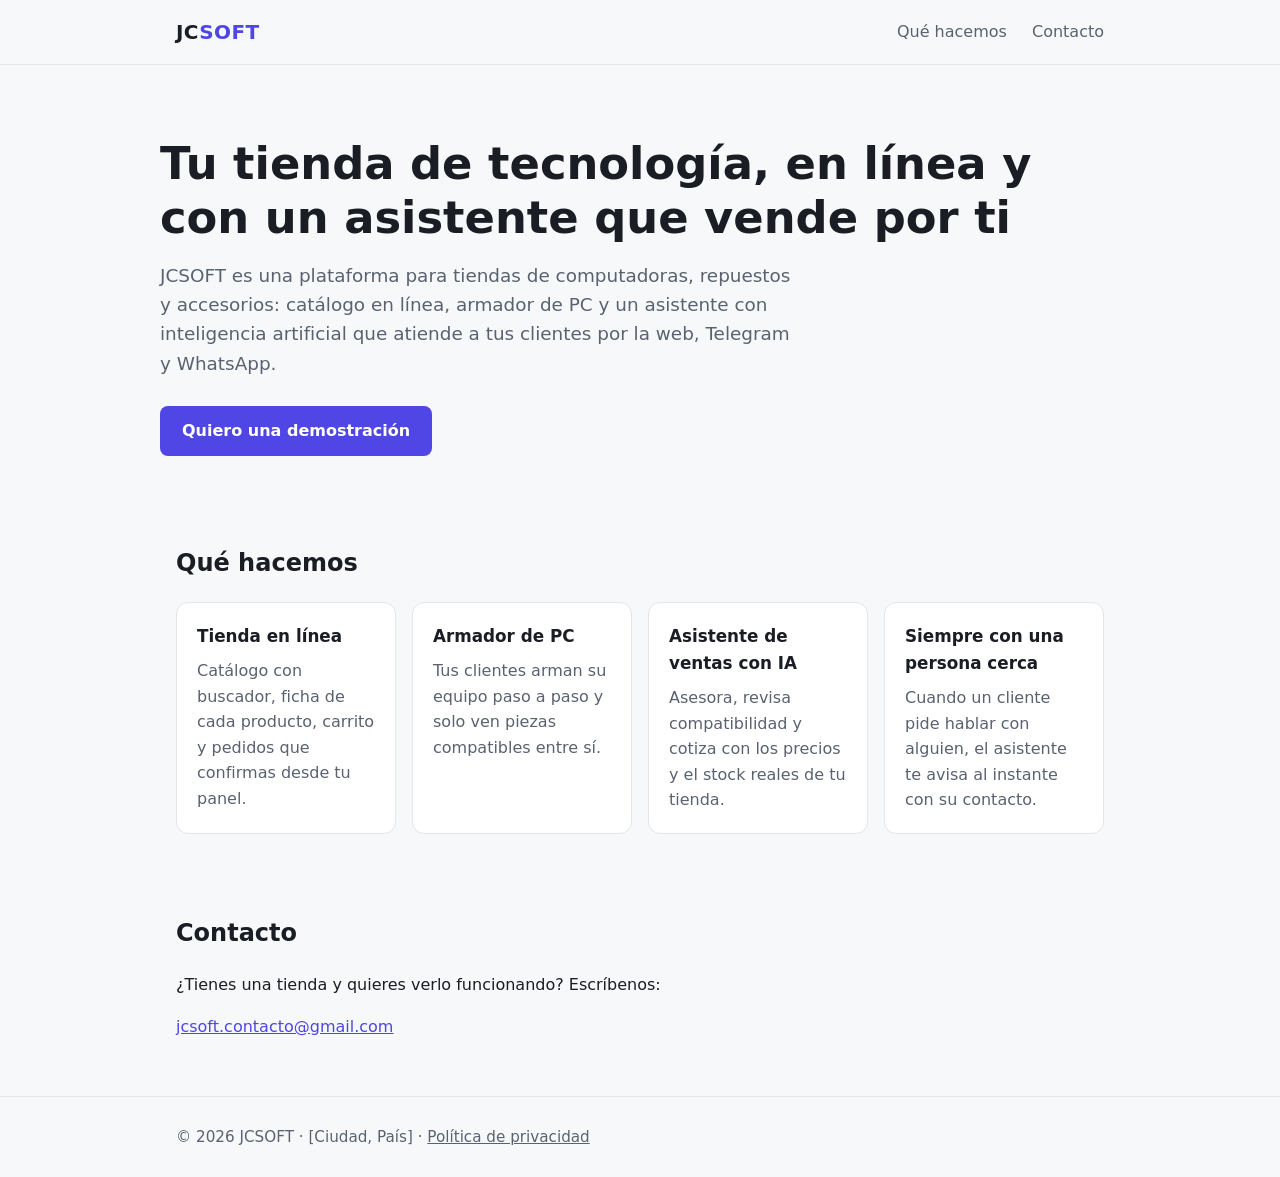
<file: index.html>
<!doctype html>
<html lang="es">
<head>
  <meta charset="utf-8">
  <meta name="viewport" content="width=device-width, initial-scale=1">
  <title>JCSOFT · Plataforma para tiendas de tecnología</title>
  <meta name="description" content="JCSOFT: tienda en línea, armador de PC y asistente con inteligencia artificial para tiendas de computadoras, repuestos y accesorios.">
  <link rel="icon" href="data:image/svg+xml,<svg xmlns='http://www.w3.org/2000/svg' viewBox='0 0 32 32'><rect width='32' height='32' rx='7' fill='%234f46e5'/><text x='16' y='22' font-family='Arial' font-weight='bold' font-size='15' fill='white' text-anchor='middle'>JC</text></svg>">
  <link rel="stylesheet" href="estilos.css">
</head>
<body>
  <header>
    <div class="contenedor">
      <a class="marca" href="./">JC<span>SOFT</span></a>
      <nav>
        <a href="#que-hacemos">Qué hacemos</a>
        <a href="#contacto">Contacto</a>
      </nav>
    </div>
  </header>

  <main>
    <div class="contenedor portada">
      <h1>Tu tienda de tecnología, en línea y con un asistente que vende por ti</h1>
      <p>
        JCSOFT es una plataforma para tiendas de computadoras, repuestos y accesorios: catálogo en
        línea, armador de PC y un asistente con inteligencia artificial que atiende a tus clientes
        por la web, Telegram y WhatsApp.
      </p>
      <a class="boton" href="#contacto">Quiero una demostración</a>
    </div>

    <section id="que-hacemos">
      <div class="contenedor">
        <h2>Qué hacemos</h2>
        <div class="tarjetas">
          <div class="tarjeta">
            <h3>Tienda en línea</h3>
            <p>Catálogo con buscador, ficha de cada producto, carrito y pedidos que confirmas desde tu panel.</p>
          </div>
          <div class="tarjeta">
            <h3>Armador de PC</h3>
            <p>Tus clientes arman su equipo paso a paso y solo ven piezas compatibles entre sí.</p>
          </div>
          <div class="tarjeta">
            <h3>Asistente de ventas con IA</h3>
            <p>Asesora, revisa compatibilidad y cotiza con los precios y el stock reales de tu tienda.</p>
          </div>
          <div class="tarjeta">
            <h3>Siempre con una persona cerca</h3>
            <p>Cuando un cliente pide hablar con alguien, el asistente te avisa al instante con su contacto.</p>
          </div>
        </div>
      </div>
    </section>

    <section id="contacto">
      <div class="contenedor">
        <h2>Contacto</h2>
        <p>¿Tienes una tienda y quieres verlo funcionando? Escríbenos:</p>
        <p><a href="mailto:jcsoft.contacto@gmail.com">jcsoft.contacto@gmail.com</a></p>
      </div>
    </section>
  </main>

  <footer>
    <div class="contenedor">
      © 2026 JCSOFT · [Ciudad, País] · <a href="privacidad.html">Política de privacidad</a>
    </div>
  </footer>
</body>
</html>
</file>
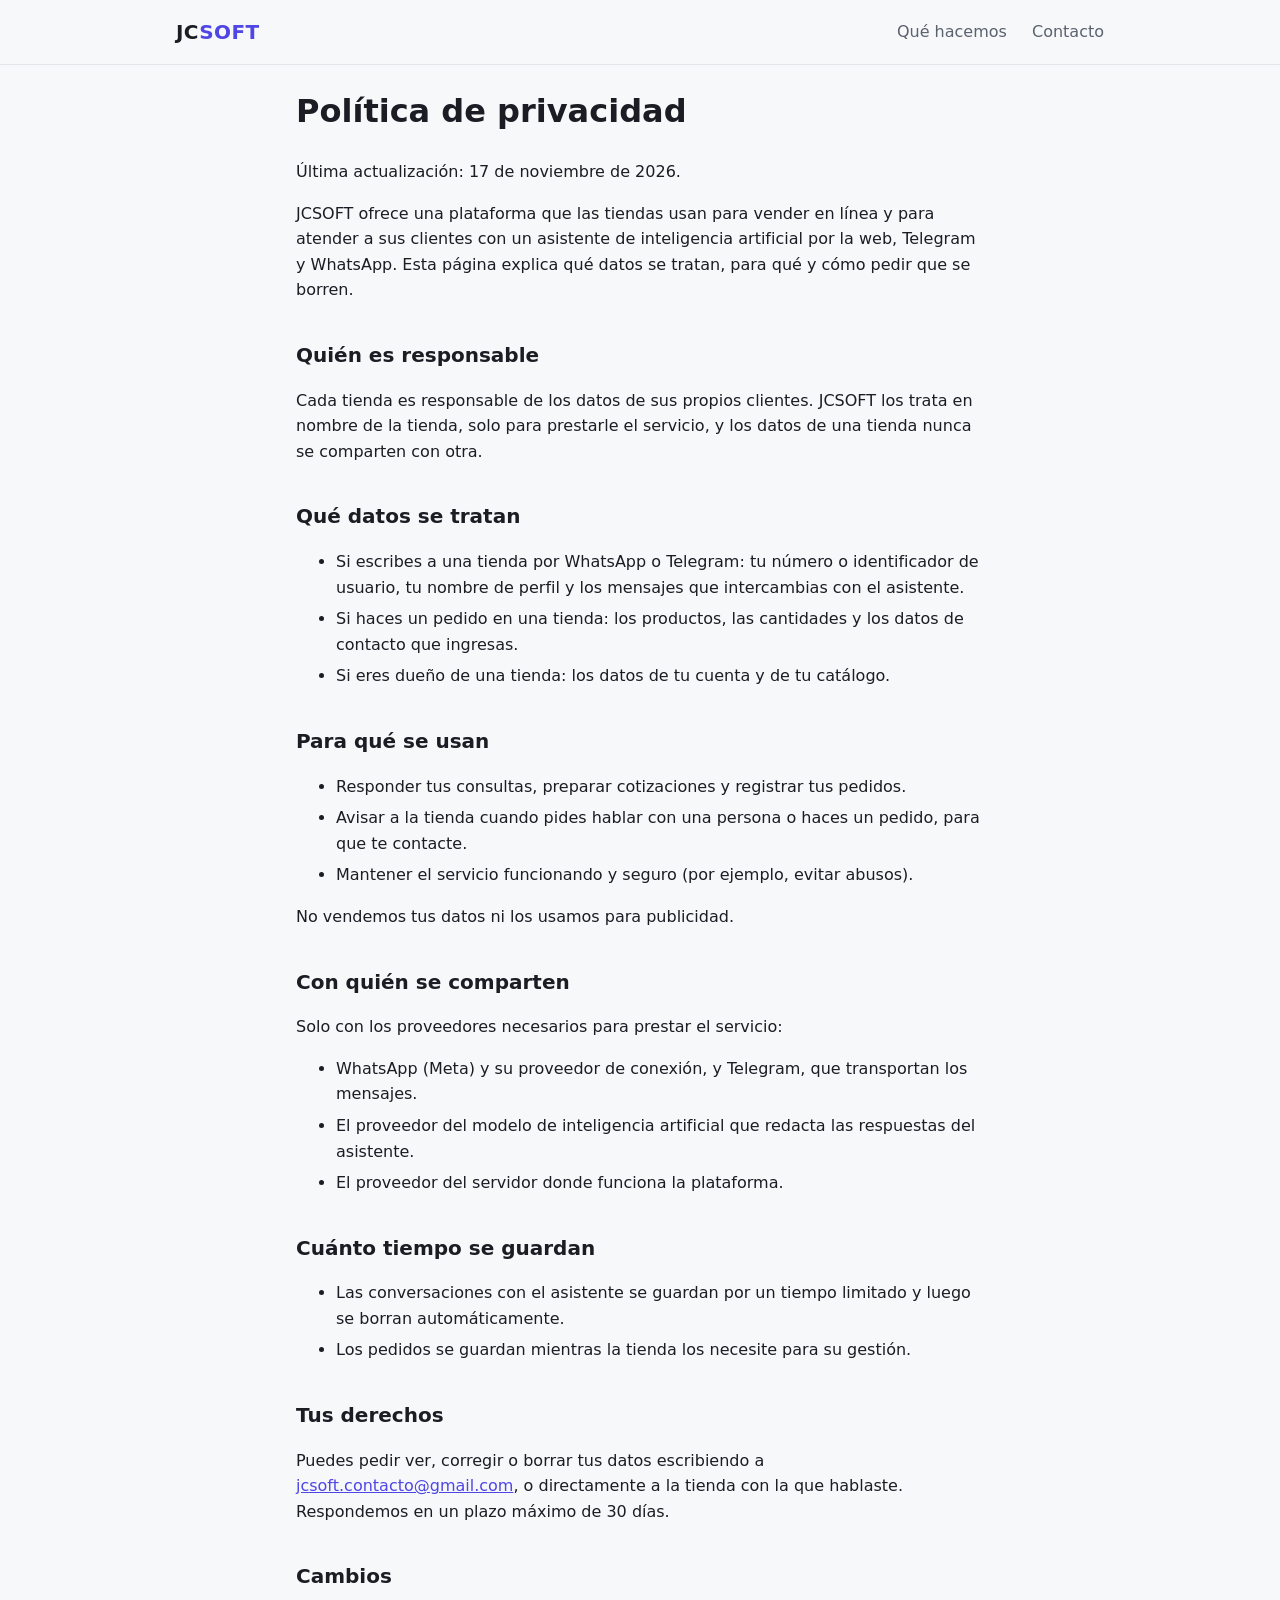
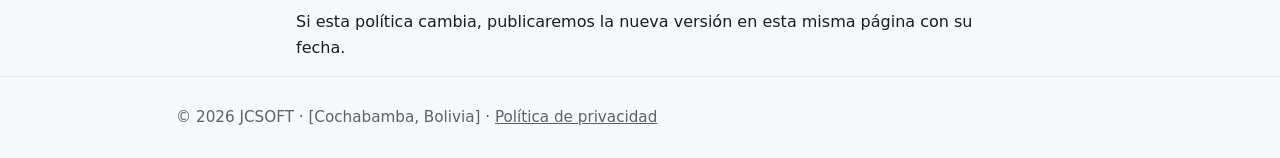
<file: privacidad.html>
<!doctype html>
<html lang="es">
<head>
  <meta charset="utf-8">
  <meta name="viewport" content="width=device-width, initial-scale=1">
  <title>Política de privacidad · JCSOFT</title>
  <meta name="description" content="Qué datos trata la plataforma JCSOFT, para qué y cómo pedir que se borren.">
  <link rel="icon" href="data:image/svg+xml,<svg xmlns='http://www.w3.org/2000/svg' viewBox='0 0 32 32'><rect width='32' height='32' rx='7' fill='%234f46e5'/><text x='16' y='22' font-family='Arial' font-weight='bold' font-size='15' fill='white' text-anchor='middle'>JC</text></svg>">
  <link rel="stylesheet" href="estilos.css">
</head>
<body>
  <header>
    <div class="contenedor">
      <a class="marca" href="./">JC<span>SOFT</span></a>
      <nav>
        <a href="./#que-hacemos">Qué hacemos</a>
        <a href="./#contacto">Contacto</a>
      </nav>
    </div>
  </header>

  <main>
    <div class="contenedor texto-largo">
      <h1>Política de privacidad</h1>
      <p>Última actualización: 17 de noviembre de 2026.</p>

      <p>
        JCSOFT ofrece una plataforma que las tiendas usan para vender en línea y para atender a sus
        clientes con un asistente de inteligencia artificial por la web, Telegram y WhatsApp. Esta
        página explica qué datos se tratan, para qué y cómo pedir que se borren.
      </p>

      <h2>Quién es responsable</h2>
      <p>
        Cada tienda es responsable de los datos de sus propios clientes. JCSOFT los trata en nombre
        de la tienda, solo para prestarle el servicio, y los datos de una tienda nunca se comparten
        con otra.
      </p>

      <h2>Qué datos se tratan</h2>
      <ul>
        <li>Si escribes a una tienda por WhatsApp o Telegram: tu número o identificador de usuario, tu nombre de perfil y los mensajes que intercambias con el asistente.</li>
        <li>Si haces un pedido en una tienda: los productos, las cantidades y los datos de contacto que ingresas.</li>
        <li>Si eres dueño de una tienda: los datos de tu cuenta y de tu catálogo.</li>
      </ul>

      <h2>Para qué se usan</h2>
      <ul>
        <li>Responder tus consultas, preparar cotizaciones y registrar tus pedidos.</li>
        <li>Avisar a la tienda cuando pides hablar con una persona o haces un pedido, para que te contacte.</li>
        <li>Mantener el servicio funcionando y seguro (por ejemplo, evitar abusos).</li>
      </ul>
      <p>No vendemos tus datos ni los usamos para publicidad.</p>

      <h2>Con quién se comparten</h2>
      <p>Solo con los proveedores necesarios para prestar el servicio:</p>
      <ul>
        <li>WhatsApp (Meta) y su proveedor de conexión, y Telegram, que transportan los mensajes.</li>
        <li>El proveedor del modelo de inteligencia artificial que redacta las respuestas del asistente.</li>
        <li>El proveedor del servidor donde funciona la plataforma.</li>
      </ul>

      <h2>Cuánto tiempo se guardan</h2>
      <ul>
        <li>Las conversaciones con el asistente se guardan por un tiempo limitado y luego se borran automáticamente.</li>
        <li>Los pedidos se guardan mientras la tienda los necesite para su gestión.</li>
      </ul>

      <h2>Tus derechos</h2>
      <p>
        Puedes pedir ver, corregir o borrar tus datos escribiendo a
        <a href="mailto:jcsoft.contacto@gmail.com">jcsoft.contacto@gmail.com</a>, o directamente a
        la tienda con la que hablaste. Respondemos en un plazo máximo de 30 días.
      </p>

      <h2>Cambios</h2>
      <p>Si esta política cambia, publicaremos la nueva versión en esta misma página con su fecha.</p>
    </div>
  </main>

  <footer>
    <div class="contenedor">
      © 2026 JCSOFT · [Cochabamba, Bolivia] · <a href="privacidad.html">Política de privacidad</a>
    </div>
  </footer>
</body>
</html>
</file>
<file: estilos.css>
/* Colores en variables: un solo lugar para cambiar la paleta (y el modo oscuro). */
:root {
  --fondo: #f7f8fa;
  --superficie: #ffffff;
  --texto: #1a1d23;
  --suave: #5a6270;
  --borde: #e2e5ea;
  --acento: #4f46e5;
  --acento-texto: #ffffff;
}

@media (prefers-color-scheme: dark) {
  :root {
    --fondo: #0f1115;
    --superficie: #171a21;
    --texto: #e8eaee;
    --suave: #9aa3b2;
    --borde: #2a2f3a;
    --acento: #818cf8;
    --acento-texto: #0f1115;
  }
}

* { box-sizing: border-box; }

body {
  margin: 0;
  font-family: system-ui, -apple-system, "Segoe UI", Roboto, sans-serif;
  line-height: 1.6;
  background: var(--fondo);
  color: var(--texto);
}

.contenedor { max-width: 960px; margin: 0 auto; padding: 0 16px; }

header { border-bottom: 1px solid var(--borde); }
header .contenedor { display: flex; align-items: center; justify-content: space-between; height: 64px; }
.marca { font-weight: 800; font-size: 1.25rem; letter-spacing: 0.02em; color: var(--texto); text-decoration: none; }
.marca span { color: var(--acento); }
nav a { color: var(--suave); text-decoration: none; margin-left: 20px; }
nav a:hover { color: var(--texto); }

.portada { padding: 72px 0 48px; }
.portada h1 { font-size: clamp(1.9rem, 5vw, 2.8rem); line-height: 1.2; margin: 0 0 16px; }
.portada p { font-size: 1.15rem; color: var(--suave); max-width: 640px; margin: 0 0 28px; }

.boton {
  display: inline-block;
  background: var(--acento);
  color: var(--acento-texto);
  padding: 12px 22px;
  border-radius: 8px;
  text-decoration: none;
  font-weight: 600;
}

section { padding: 40px 0; }
section h2 { font-size: 1.5rem; margin: 0 0 20px; }

.tarjetas { display: grid; grid-template-columns: repeat(auto-fit, minmax(220px, 1fr)); gap: 16px; }
.tarjeta { background: var(--superficie); border: 1px solid var(--borde); border-radius: 12px; padding: 20px; }
.tarjeta h3 { margin: 0 0 8px; font-size: 1.05rem; }
.tarjeta p { margin: 0; color: var(--suave); }

.texto-largo { max-width: 720px; }
.texto-largo h2 { margin-top: 36px; font-size: 1.25rem; }
.texto-largo li { margin-bottom: 6px; }

footer { border-top: 1px solid var(--borde); padding: 28px 0; color: var(--suave); font-size: 0.95rem; }
footer a { color: var(--suave); }

a { color: var(--acento); }

@media (max-width: 520px) {
  nav a { margin-left: 12px; }
  .portada { padding: 48px 0 32px; }
}
</file>
